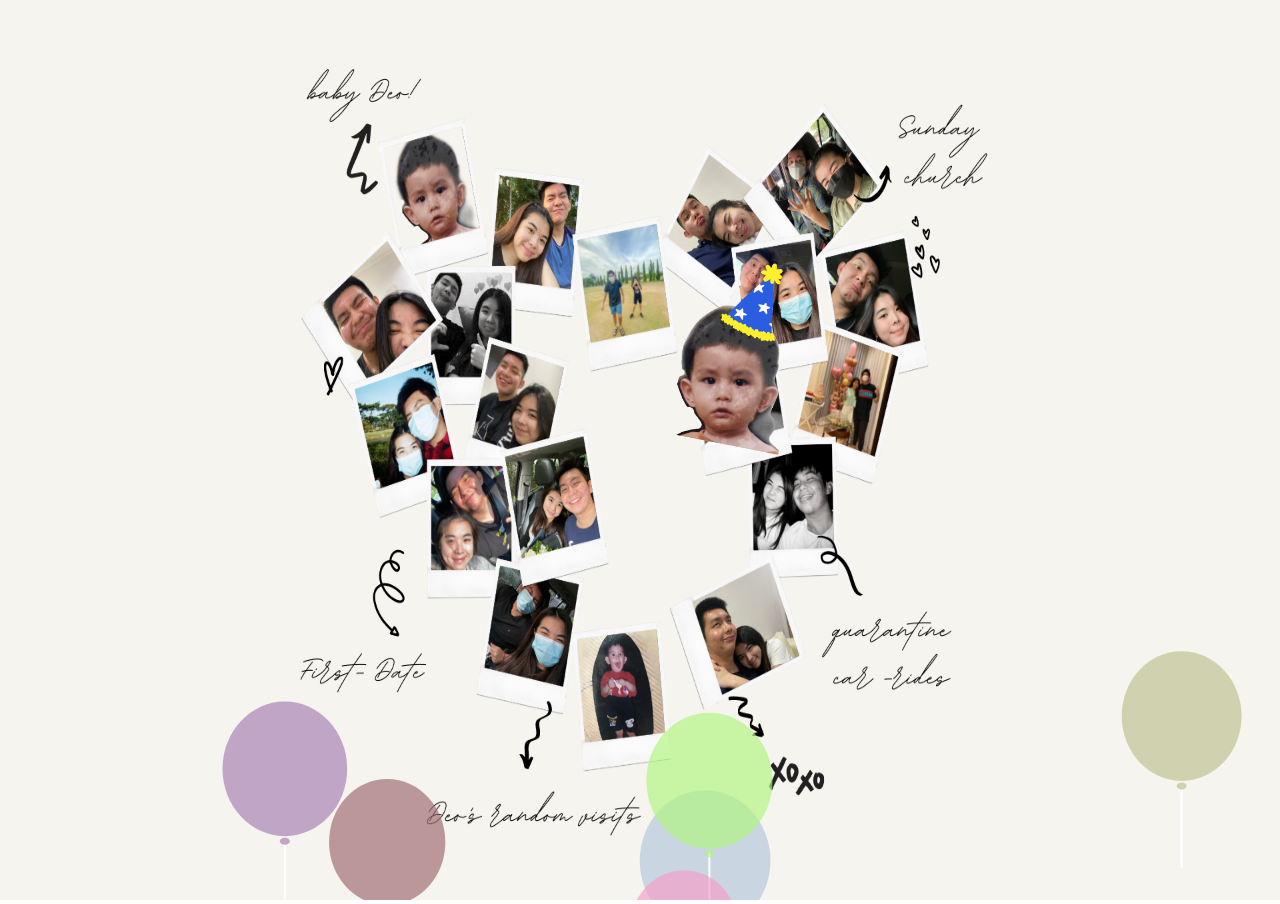
<file: index.html>
<!DOCTYPE html>
<html>

<head>
	<meta charset="UTF-8">
	<meta http-equiv="X-UA-Compatible" content="IE=edge">
	<meta name="viewport" content="width=device-width, initial-scale=1">

	<title>🎂 Happy Birthday Deo 🎉</title>

	<script src="libraries/p5.js"></script>
	<script src="libraries/p5.dom.js"></script>
	<script src="libraries/p5.sound.js"></script>
	<script src="Ballon.js"></script>
	<script src="sketch.js"></script>

	<style>
		body {
			margin: 0;
			padding: 0;
			overflow: hidden;
		}

		canvas {
			margin: auto;
		}
	</style>
</head>

<body>
</body>
</html>
</file>
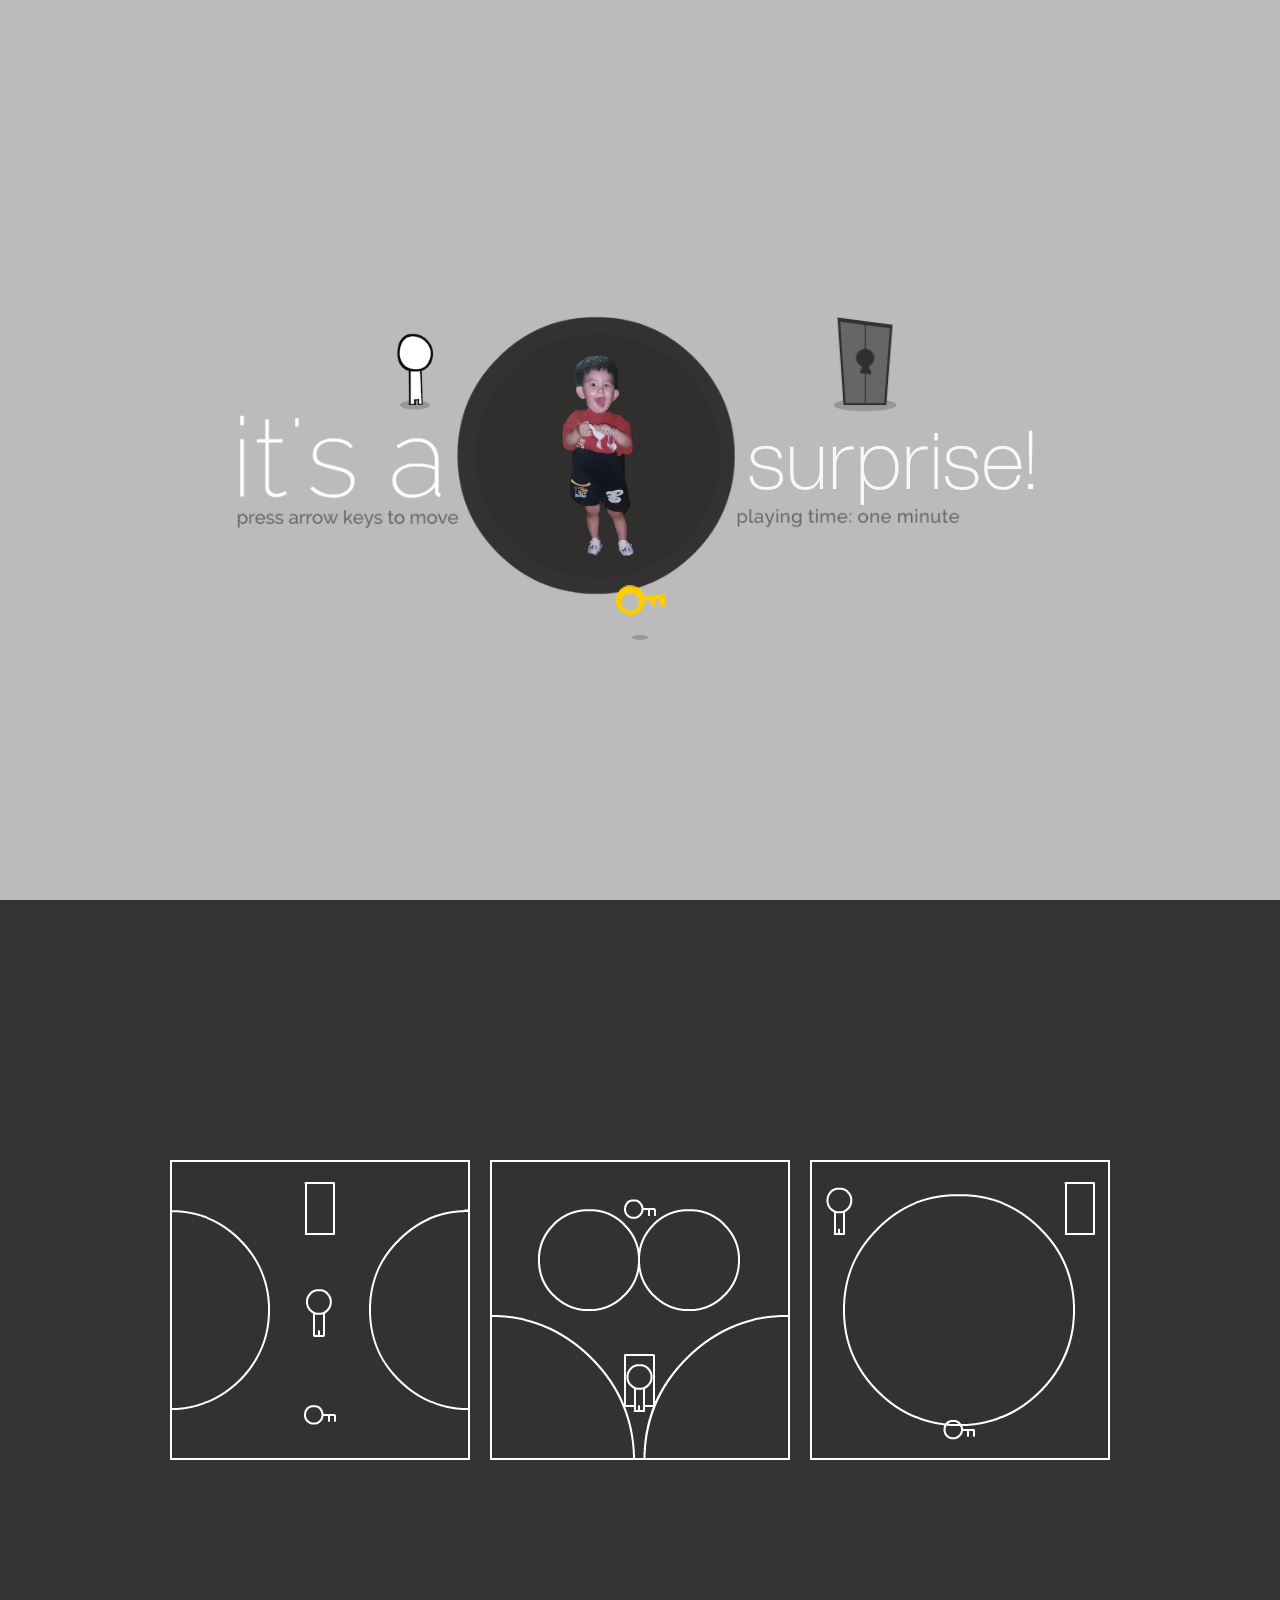
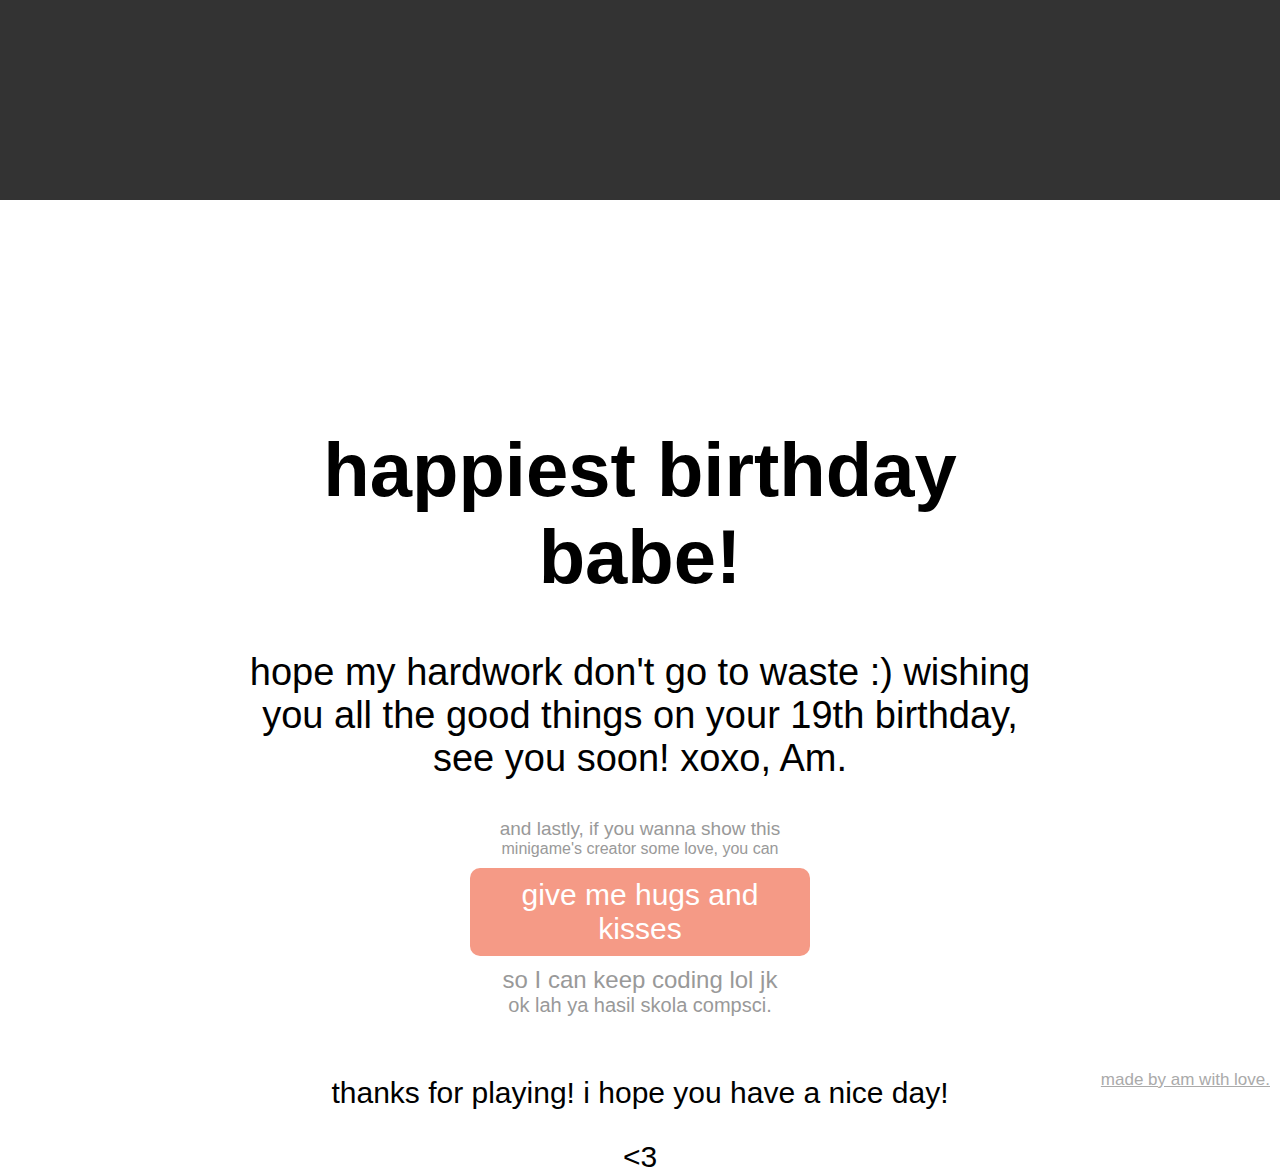
<file: game.html>
<!doctype>
<html>
<head>

	<!-- Place this data between the <head> tags of your website -->
	<title>it's a surprise</title>
	<meta name="description" content="a one-minute minigame."/>
	<link rel="icon" type="image/png" href="favicon.png">

	<!-- Schema.org markup for Google+ -->
	<meta itemprop="name" content="it's a(door)able">
	<meta itemprop="description" content="a one-minute minigame.">
	<meta itemprop="image" content="http://ncase.me/door/thumbnail.png">

	<!-- Open Graph data -->
	<meta property="og:title" content="it's a(door)able">
	<meta property="og:type" content="website">
	<meta property="og:url" content="http://ncase.me/door/">
	<meta property="og:image" content="http://ncase.me/door/thumbnail.png">
	<meta property="og:description" content="a one-minute minigame.">
	<meta property="og:site_name" content="it's a(door)able">

	<!-- Style -->
	<link rel="stylesheet" type="text/css" href="css/index.css"> 

</head>
<body>

	<div id="loading"><div>LOADING</div></div>

	<div id="whole_container">

		<!--span style="display:none"-->
		<div id="screen_one">
			<canvas id="canvas_intro"></canvas>
		</div>

		<div id="screen_two">
			<div id="canvas_container">

				<canvas id="canvas_1" width="300" height="380"></canvas>
				<canvas id="canvas_2" width="300" height="380"></canvas>
				<canvas id="canvas_3" width="300" height="380" style="margin:0"></canvas>
				
				<div id="valentines_text"></div>
				<div id="rewind_text">rewinding...</div>
				<div id="replay_text">playing back...</div>

			</div>
		</div>
		<!--/span-->

		<div id="screen_three">

			<div id="bottom">
				<a href="https://instagram.com/ameliejuliette12">made by am with love.</a>
				
				 <!--<a href="https://github.com/ncase/door">open source code</a>-->
			</div>

			<div id="end_container">
				
				<span style="font-size:38px;"> 
                    <h1> happiest birthday babe!</h1>
                    <p>hope my hardwork don't go to waste :) wishing you all the good things on your 19th birthday, see you soon! xoxo, Am.</p> 
                </span>
				
                       <!-- <input id="your_message" placeholder="(enter lovely message)"></input>-->
				
				<!-- <span>then just copy &amp; send this link to your lover(s):</span>
				<input id="your_link" readonly></input> -->

				<!-- <span>or, if you wanna send your message out to everyone:</span>
				<div id="share">
					<div id="share_facebook" onclick="return socialShare.call(this,event,'facebook');"></div>
					<div id="share_twitter" onclick="return socialShare.call(this,event,'twitter');"></div>
					<div id="share_plus" onclick="return socialShare.call(this,event,'plus');"></div>
					<div id="share_tumblr" onclick="return socialShare.call(this,event,'tumblr');"></div>
					<div id="share_reddit" onclick="return socialShare.call(this,event,'reddit');"></div>
					<div id="share_stumbleupon" onclick="return socialShare.call(this,event,'stumbleupon');"></div>
				</div>-->

				<span style="font-size:10px;color: #999;">
					<span style="font-size: 19px;">and lastly, if you wanna show this</span>
					<br>
					<span style="font-size: 16px;">minigame's creator some love, you can</span>
					<br>
					<a href="https://www.instagram.com/ameliejuliette12" target="_blank" style="text-decoration: none;">
						<div id="support">give me hugs and kisses</div>
					</a>
					<span style="font-size: 24px;">so I can keep coding lol jk</span>
					<br>
					<span style="font-size: 20px;">ok lah ya hasil skola compsci.</span>
				</span>

				<br>
				<br> 

				<span style="font-size:30px">
					<p>thanks for playing! i hope you have a nice day! </p> &lt;3
				</span>

			
		</div>
		
	</div>
</body>
</html>

<script src="js/Key.js"></script>
<script src="js/game.js"></script>
<script src="js/popup.js"></script>
<script src="js/soundjs-0.6.0.min.js"></script>

<script>
//STAGE = 4;
</script>
</file>
<file: css/index.css>
body{
	margin:0;

	font-family: Helvetica, Arial, sans-serif;
	font-weight: 100;

	overflow: hidden;

}
canvas{
	float:left;
	margin-right: 20px;
}
#whole_container{
	position: absolute;
	width: 100%; height: 100%;
	top:0px;
	-webkit-transition: top 1s ease-in-out;
	-moz-transition: top 1s ease-in-out;
	-ms-transition: top 1s ease-in-out;
	transition: top 1s ease-in-out;
}
#screen_one, #screen_two, #screen_three{
	width:100%; height:100%;
	position: relative;
}
#screen_one{
	background-color: #bbb;
	background-image: url(intro.png);
	background-repeat: no-repeat;
	background-position: 50% 50%;
}
#screen_two{
	background:#333;
}
#screen_three{
	background:#fff;

}
#canvas_container{
	width:940px;
	height:380px;
	position: absolute;
	margin:auto;
	top:0; left:0; right:0; bottom:0;
	background-image: url(levels_bg.png);
	background-repeat: no-repeat;
}

#valentines_text, #rewind_text, #replay_text{
	display: none;
	position: absolute;
	bottom:0;
	width:100%;
	height:50px;
	color:#666;
	font-size: 30px;
	text-align: center;
	letter-spacing: 0px;

	-webkit-transition: letter-spacing 5s ease-out;
	-moz-transition: letter-spacing 5s ease-out;
	-ms-transition: letter-spacing 5s ease-out;
	transition: letter-spacing 5s ease-out;

}
#rewind_text, #replay_text{
	color: #ccc;
	letter-spacing: 2px;
	/*text-align: left;*/
}
#end_container{
	width: 800px;
	height: 550px;
	margin: auto;
	position: absolute;
	top: 0;
	bottom: 0;
	left: 0;
	right: 0;
	font-size: 25px;

	text-align: center;
}
#support{
	font-size: 30px;
	color:#fff;
	background:#F59A86;
	padding: 10px;
	width:320px;
	border-radius: 10px;
	margin: 10px auto;
	cursor: pointer;

	position: relative;
	top: 0px;

	text-decoration: none;
	
	-webkit-transition: all 0.1s ease-out;
	-moz-transition: all 0.1s ease-out;
	-ms-transition: all 0.1s ease-out;
	transition: all 0.1s ease-out;

}
#support:hover{
	background: #F5B5A7;
	top: -3px;
}
input#your_message{
	display: block;
	width: 100%;
	font-size: 30px;
	padding: 5px;
	border: 2px solid #ddd;
	margin: 5px 0 40px 0;

	color: #666;
	padding-top: 8px;

	font-family: Helvetica, Arial, sans-serif;
	font-weight: 100;

	text-align: center;
}
input#your_link{
	display: block;
	width: 100%;
	font-size: 15px;
	padding: 5px;
	background: #ddd;
	border:none;
	margin: 5px 0 40px 0;

	color: #666;

	font-family: Helvetica, Arial, sans-serif;
	font-weight: 100;

	text-align: center;
}
#share{
	width:330px;
	margin:5px auto;
	height:50px;
	margin-bottom: 30px;
}
#share > div{
	float: left;
	width: 50px; height: 50px;
	margin-right: 5px;

	opacity: 0.25;
	position: relative;
	top:0;
	cursor: pointer;

	-webkit-transition: all 0.1s ease-out;
	-moz-transition: all 0.1s ease-out;
	-ms-transition: all 0.1s ease-out;
	transition: all 0.1s ease-out;

}
#share > div:hover{
	opacity: 0.7;
	top:-3px;
}
#share_facebook{
	background: url(../icons/facebook.png);
}
#share_twitter{
	background: url(../icons/twitter.png);
}
#share_plus{
	background: url(../icons/plus.png);
}
#share_tumblr{
	background: url(../icons/tumblr.png);
}
#share_reddit{
	background: url(../icons/reddit.png);
}
#share_stumbleupon{
	background: url(../icons/stumbleupon.png);
	margin-right: 0px;
}
#bottom{
	font-size: 17px;
	position: absolute;
	bottom: 10px;
	right: 10px;
	color: #999;
}
#bottom a{
	color: #aaa;
}
#bottom a:hover{
	color: #ccc;
}

#loading{
	position: fixed;
	top:0; left:0;

	width:100%;
	height: 100%;

	background: #333;
	color: #fff;
	font-size: 30px;
	letter-spacing: 5px;
	text-align:center;

	z-index: 1;
}
#loading > div{
	position: absolute;
	margin: auto;
	top:0; left:0; right:0; bottom:0;
	width:100%; height:50px;
}
</file>
